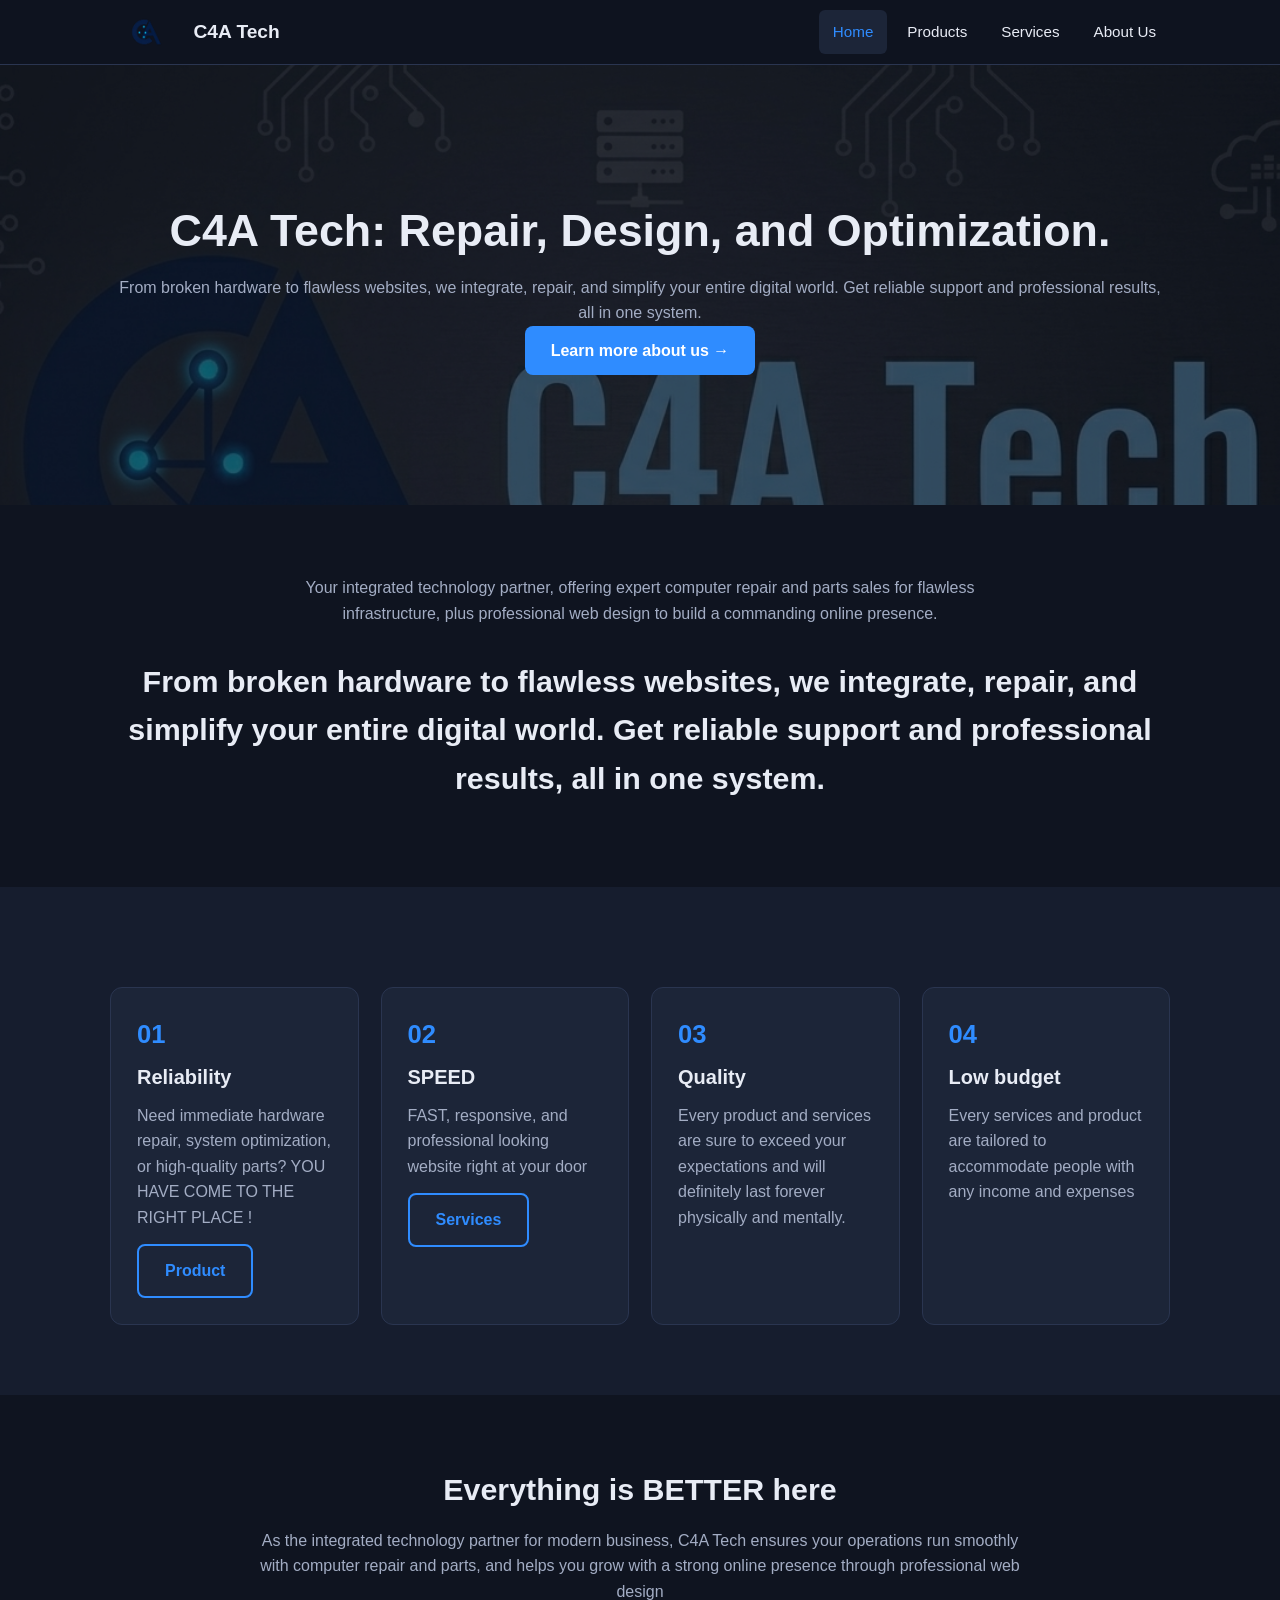
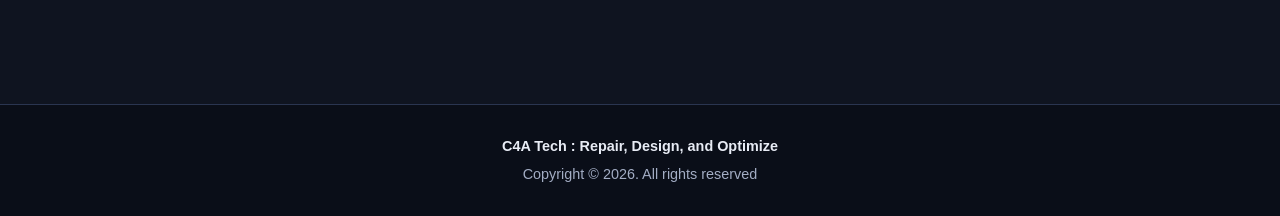
<file: index.html>
<!DOCTYPE html>
<html lang="en">
<head>
  <meta charset="UTF-8">
  <meta name="viewport" content="width=device-width, initial-scale=1">
  <title>C4A Tech</title>
  <meta name="description" content="Your integrated technology partner, offering expert computer repair and parts sales for flawless infrastructure, plus professional web design to build a commanding online presence.">
  <link rel="stylesheet" href="styles.css">
  <link rel="icon" type="image/png" href="images/logo.png">
</head>
<body>

  <!-- ================= HEADER ================= -->
  <header class="site-header">
    <div class="container header-inner">
      <a class="brand" href="index.html">
        <!-- IMAGE: C4A Tech logo (small, next to the site name) -->
        <img src="images/logo.png" alt="C4A Tech logo">
        <span>C4A Tech</span>
      </a>
      <nav>
        <ul class="nav-list">
          <li><a class="active" href="index.html">Home</a></li>
          <li><a href="products.html">Products</a></li>
          <li><a href="services.html">Services</a></li>
          <li class="has-dropdown">
            <a href="about-us.html">About Us</a>
            <ul class="dropdown">
              <li><a href="about-us.html">About Us</a></li>
              <li><a href="contacts.html">Contacts</a></li>
            </ul>
          </li>
        </ul>
      </nav>
    </div>
  </header>

  <main>
    <!-- ================= HERO ================= -->
    <!-- IMAGE: hero/banner background image (set it in styles.css under .hero) -->
    <section class="page-title parallax bg-home-hero">
      <div class="container">
        <h1>C4A Tech: Repair, Design, and Optimization.</h1>
        <p>From broken hardware to flawless websites, we integrate, repair, and simplify your entire digital world. Get reliable support and professional results, all in one system.</p>
        <a class="btn" href="about-us.html">Learn more about us &rarr;</a>
      </div>
    </section>

    <!-- ================= INTRO ================= -->
    <section class="section center">
      <div class="container">
        <p class="lead">Your integrated technology partner, offering expert computer repair and parts sales for flawless infrastructure, plus professional web design to build a commanding online presence.</p>
        <h2>From broken hardware to flawless websites, we integrate, repair, and simplify your entire digital world. Get reliable support and professional results, all in one system.</h2>
      </div>
    </section>

    <!-- ================= FEATURE CARDS ================= -->
    <section class="section alt">
      <div class="container">
        <div class="card-grid">

          <div class="card">
            <span class="num">01</span>
            <h3>Reliability</h3>
            <p>Need immediate hardware repair, system optimization, or high-quality parts? YOU HAVE COME TO THE RIGHT PLACE !</p>
            <a class="btn btn-outline" href="products.html">Product</a>
          </div>

          <div class="card">
            <span class="num">02</span>
            <h3>SPEED</h3>
            <p>FAST, responsive, and professional looking website right at your door</p>
            <a class="btn btn-outline" href="services.html">Services</a>
          </div>

          <div class="card">
            <span class="num">03</span>
            <h3>Quality</h3>
            <p>Every product and services are sure to exceed your expectations and will definitely last forever physically and mentally.</p>
          </div>

          <div class="card">
            <span class="num">04</span>
            <h3>Low budget</h3>
            <p>Every services and product are tailored to accommodate people with any income and expenses</p>
          </div>

        </div>
      </div>
    </section>

    <!-- ================= CLOSING STATEMENT ================= -->
    <section class="section center">
      <div class="container">
        <h2>Everything is BETTER here</h2>
        <p class="lead">As the integrated technology partner for modern business, C4A Tech ensures your operations run smoothly with computer repair and parts, and helps you grow with a strong online presence through professional web design</p>
      </div>
    </section>
  </main>

  <!-- ================= FOOTER ================= -->
  <footer class="site-footer">
    <div class="container">
      <strong>C4A Tech : Repair, Design, and Optimize</strong>
      Copyright &copy; 2026. All rights reserved
    </div>
  </footer>

</body>
</html>
</file>
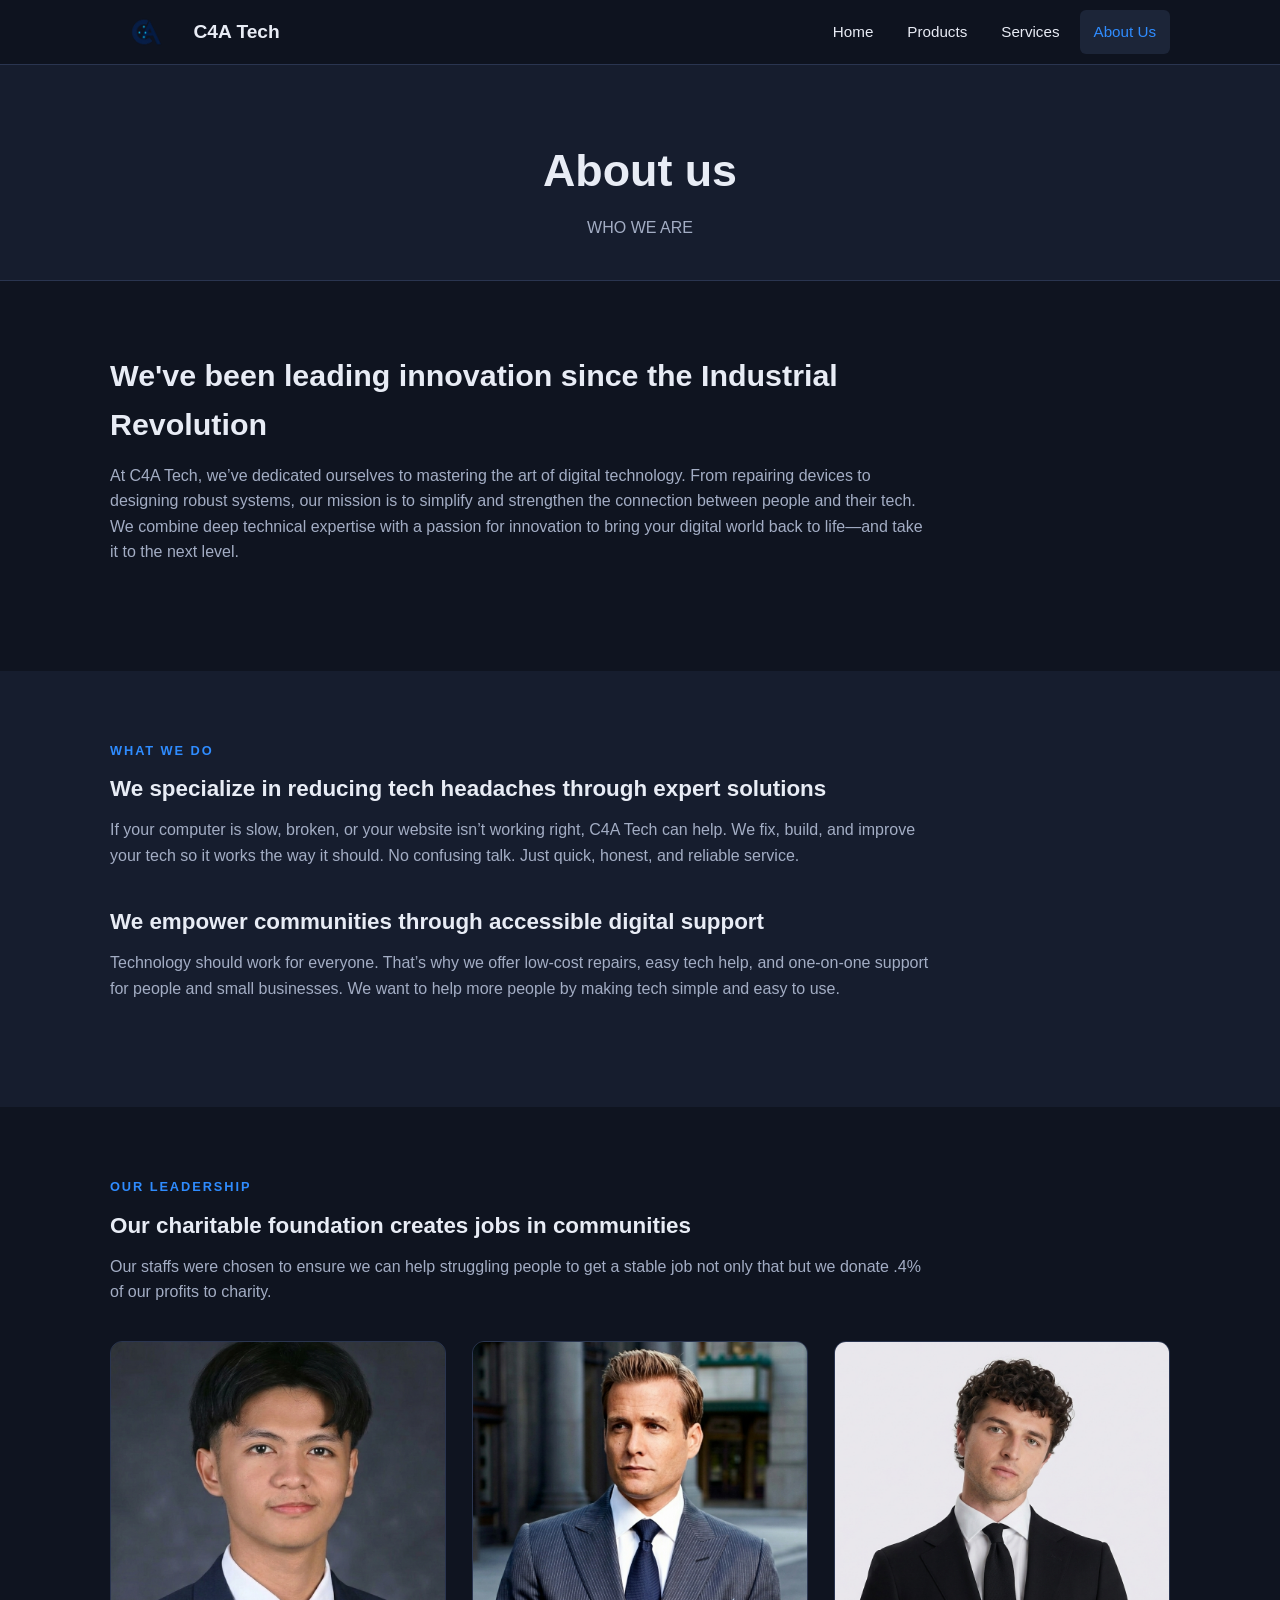
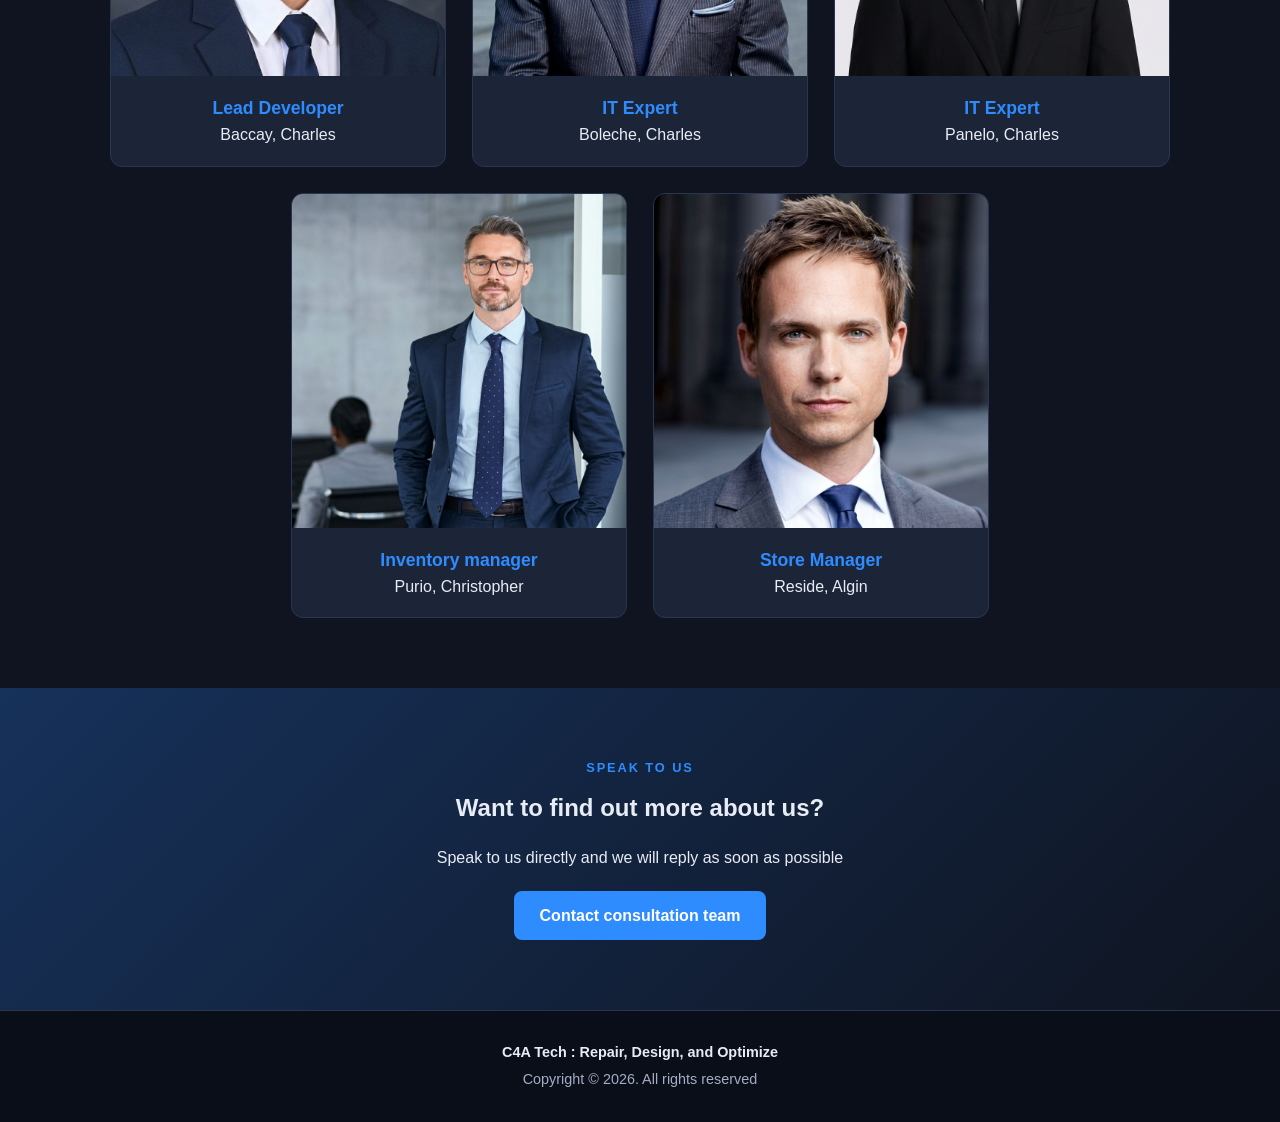
<file: about-us.html>
<!DOCTYPE html>
<html lang="en">
<head>
  <meta charset="UTF-8">
  <meta name="viewport" content="width=device-width, initial-scale=1">
  <title>C4A Tech - About Us</title>
  <meta name="description" content="WHO WE ARE">
  <link rel="icon" type="image/png" href="images/logo.png">
  <link rel="stylesheet" href="styles.css">
</head>
<body>

  <!-- ================= HEADER ================= -->
  <header class="site-header">
    <div class="container header-inner">
      <a class="brand" href="index.html">
        <!-- IMAGE: C4A Tech logo (small, next to the site name) -->
        <img src="images/logo.png" alt="C4A Tech logo">
        <span>C4A Tech</span>
      </a>
      <nav>
        <ul class="nav-list">
          <li><a href="index.html">Home</a></li>
          <li><a href="products.html">Products</a></li>
          <li><a href="services.html">Services</a></li>
          <li class="has-dropdown">
            <a class="active" href="about-us.html">About Us</a>
            <ul class="dropdown">
              <li><a href="about-us.html">About Us</a></li>
              <li><a href="contacts.html">Contacts</a></li>
            </ul>
          </li>
        </ul>
      </nav>
    </div>
  </header>

  <main>
    <!-- ================= PAGE TITLE ================= -->
    <section class="page-title">
      <div class="container">
        <h1>About us</h1>
        <p>WHO WE ARE</p>
      </div>
    </section>

    <!-- ================= WHO WE ARE ================= -->
    <section class="section">
      <div class="container">
        <div class="about-block">
          <h2>We've been leading innovation since the Industrial Revolution</h2>
          <p>At C4A Tech, we’ve dedicated ourselves to mastering the art of digital technology. From repairing devices to designing robust systems, our mission is to simplify and strengthen the connection between people and their tech. We combine deep technical expertise with a passion for innovation to bring your digital world back to life—and take it to the next level.</p>
        </div>
      </div>
    </section>

    <!-- ================= WHAT WE DO ================= -->
    <section class="section alt">
      <div class="container">
        <span class="eyebrow">WHAT WE DO</span>

        <div class="about-block">
          <h3>We specialize in reducing tech headaches through expert solutions</h3>
          <p>If your computer is slow, broken, or your website isn’t working right, C4A Tech can help. We fix, build, and improve your tech so it works the way it should. No confusing talk. Just quick, honest, and reliable service.</p>
        </div>

        <div class="about-block">
          <h3>We empower communities through accessible digital support</h3>
          <p>Technology should work for everyone. That’s why we offer low-cost repairs, easy tech help, and one-on-one support for people and small businesses. We want to help more people by making tech simple and easy to use.</p>
        </div>
      </div>
    </section>

    <!-- ================= LEADERSHIP ================= -->
    <section class="section">
      <div class="container">
        <span class="eyebrow">OUR LEADERSHIP</span>

        <div class="about-block">
          <h3>Our charitable foundation creates jobs in communities</h3>
          <p>Our staffs were chosen to ensure we can help struggling people to get a stable job not only that but we donate .4% of our profits to charity.</p>
        </div>

        <div class="team-grid">

          <div class="team-card">
            <!-- IMAGE: Lead Developer photo (Baccay, Charles) -->
            <img src="images/andrew.jpg" alt="Charles Baccay, Lead Developer"> 
            <div class="info">
              <h3>Lead Developer</h3>
              <p>Baccay, Charles</p>
            </div>
          </div>

          <div class="team-card">
            <!-- IMAGE: IT Expert photo (Boleche, Charles) -->
            <img src="images/luiz.jpg" alt="Charles Boletche, IT Expert">
            <div class="info">
              <h3>IT Expert</h3>
              <p>Boleche, Charles</p>
            </div>
          </div>

          <div class="team-card">
            <!-- IMAGE: IT Expert photo (Panelo, Charles) -->
            <img src="images/algin.jpg" alt="Charles Panelo, IT Expert">
            <div class="info">
              <h3>IT Expert</h3>
              <p>Panelo, Charles</p>
            </div>
          </div>

          <!-- NEW CARD 4: change the title and name -->
          <div class="team-card">
            <!-- IMAGE: photo of person 4 -->
            <img src="images/christopher.jpg" alt="Christopher Purio, Inventory Manager">
            <div class="info">
              <h3>Inventory manager</h3>
              <p>Purio, Christopher</p>
            </div>
          </div>

          <!-- NEW CARD 5: change the title and name -->
          <div class="team-card">
            <!-- IMAGE: photo of person 5 -->
            <img src="images/panelo.jpg" alt="Algin Reside, Store Manager">
            <div class="info">
              <h3>Store Manager</h3>
              <p>Reside, Algin</p>
            </div>
          </div>

        </div>
      </div>
    </section>

    <!-- ================= CTA ================= -->
    <section class="cta">
      <div class="container">
        <span class="eyebrow">SPEAK TO US</span>
        <h2>Want to find out more about us?</h2>
        <p class="lead" style="margin:0 auto 20px;">Speak to us directly and we will reply as soon as possible</p>
        <a class="btn" href="contacts.html">Contact consultation team</a>
      </div>
    </section>
  </main>

  <!-- ================= FOOTER ================= -->
  <footer class="site-footer">
    <div class="container">
      <strong>C4A Tech : Repair, Design, and Optimize</strong>
      Copyright &copy; 2026. All rights reserved
    </div>
  </footer>

</body>
</html>
</file>
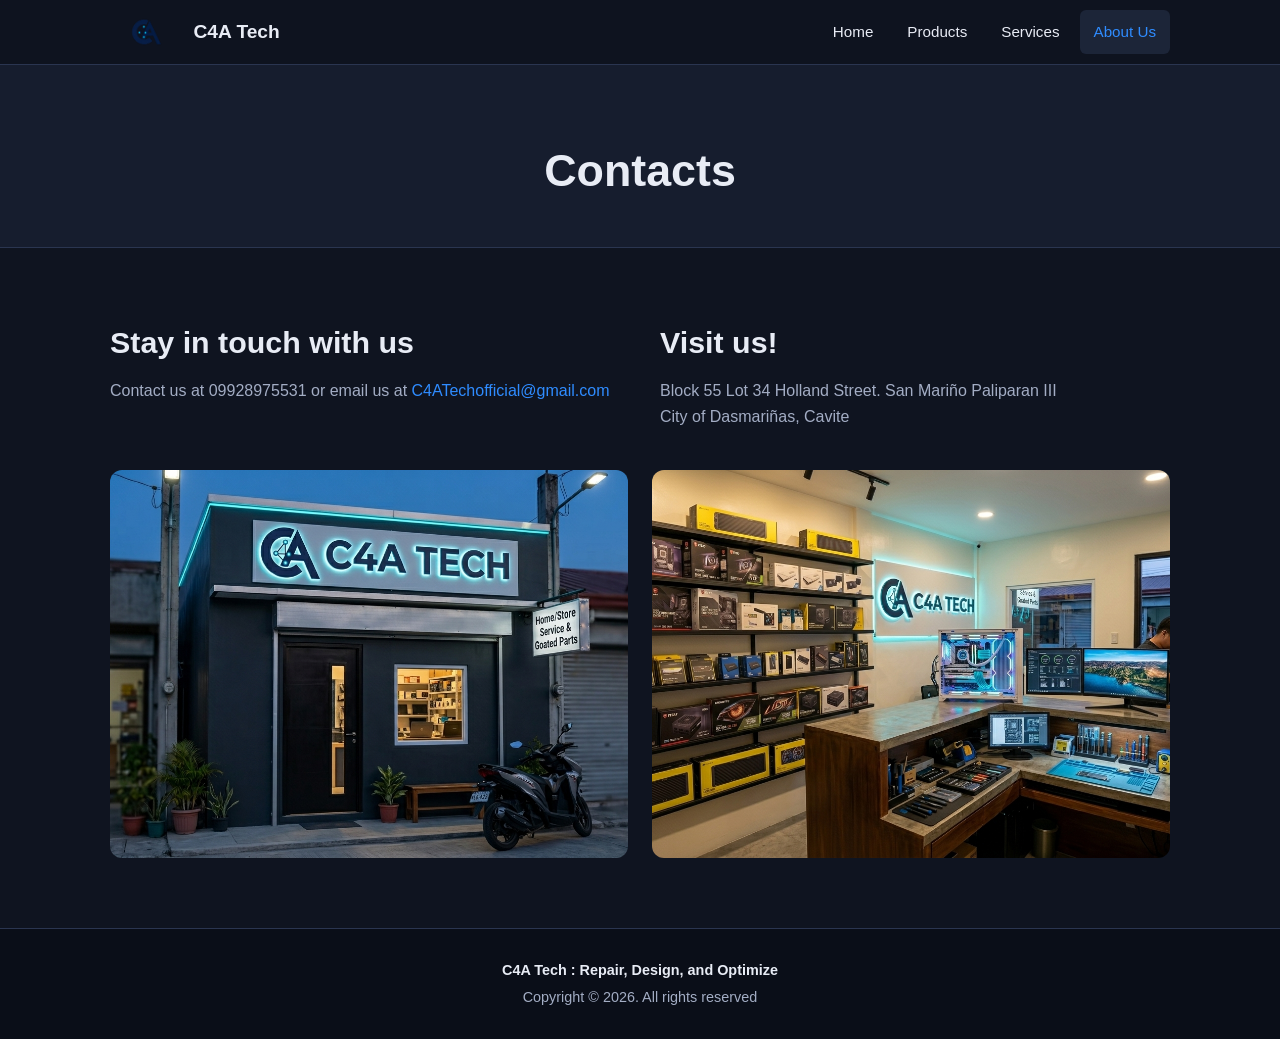
<file: contacts.html>
<!DOCTYPE html>
<html lang="en">
<head>
  <meta charset="UTF-8">
  <meta name="viewport" content="width=device-width, initial-scale=1">
  <title>C4A Tech - Contacts</title>
  <meta name="description" content="Stay in touch with us">
  <link rel="icon" type="image/png" href="images/logo.png">
  <link rel="stylesheet" href="styles.css">
</head>
<body>

  <!-- ================= HEADER ================= -->
  <header class="site-header">
    <div class="container header-inner">
      <a class="brand" href="index.html">
        <!-- IMAGE: C4A Tech logo (small, next to the site name) -->
        <img src="images/logo.png" alt="C4A Tech logo">
        <span>C4A Tech</span>
      </a>
      <nav>
        <ul class="nav-list">
          <li><a href="index.html">Home</a></li>
          <li><a href="products.html">Products</a></li>
          <li><a href="services.html">Services</a></li>
          <li class="has-dropdown">
            <a class="active" href="about-us.html">About Us</a>
            <ul class="dropdown">
              <li><a href="about-us.html">About Us</a></li>
              <li><a class="active" href="contacts.html">Contacts</a></li>
            </ul>
          </li>
        </ul>
      </nav>
    </div>
  </header>

  <main>
    <!-- ================= PAGE TITLE ================= -->
    <section class="page-title">
      <div class="container">
        <h1>Contacts</h1>
      </div>
    </section>

    <!-- ================= CONTACT DETAILS ================= -->
    <section class="section">
      <div class="container">
        <div class="contact-grid">

          <div>
            <h2>Stay in touch with us</h2>
            <p>Contact us at 09928975531 or email us at <a href="mailto:C4ATechofficial@gmail.com">C4ATechofficial@gmail.com</a></p>
          </div>

          <div>
            <h2>Visit us!</h2>
            <p>Block 55 Lot 34 Holland Street. San Mariño Paliparan III<br>City of Dasmariñas, Cavite</p>
          </div>

        </div>

        <!-- Two images below the address -->
        <div class="photo-row">
          <!-- IMAGE 1: store / location photo (left) -->
          <img src="images/exterior.jpg" alt="C4A Tech location">

          <!-- IMAGE 2: store / location photo or map screenshot (right) -->
          <img src="images/interior.jpg" alt="C4A Tech location">
        </div>
      </div>
    </section>
  </main>

  <!-- ================= FOOTER ================= -->
  <footer class="site-footer">
    <div class="container">
      <strong>C4A Tech : Repair, Design, and Optimize</strong>
      Copyright &copy; 2026. All rights reserved
    </div>
  </footer>

</body>
</html>
</file>
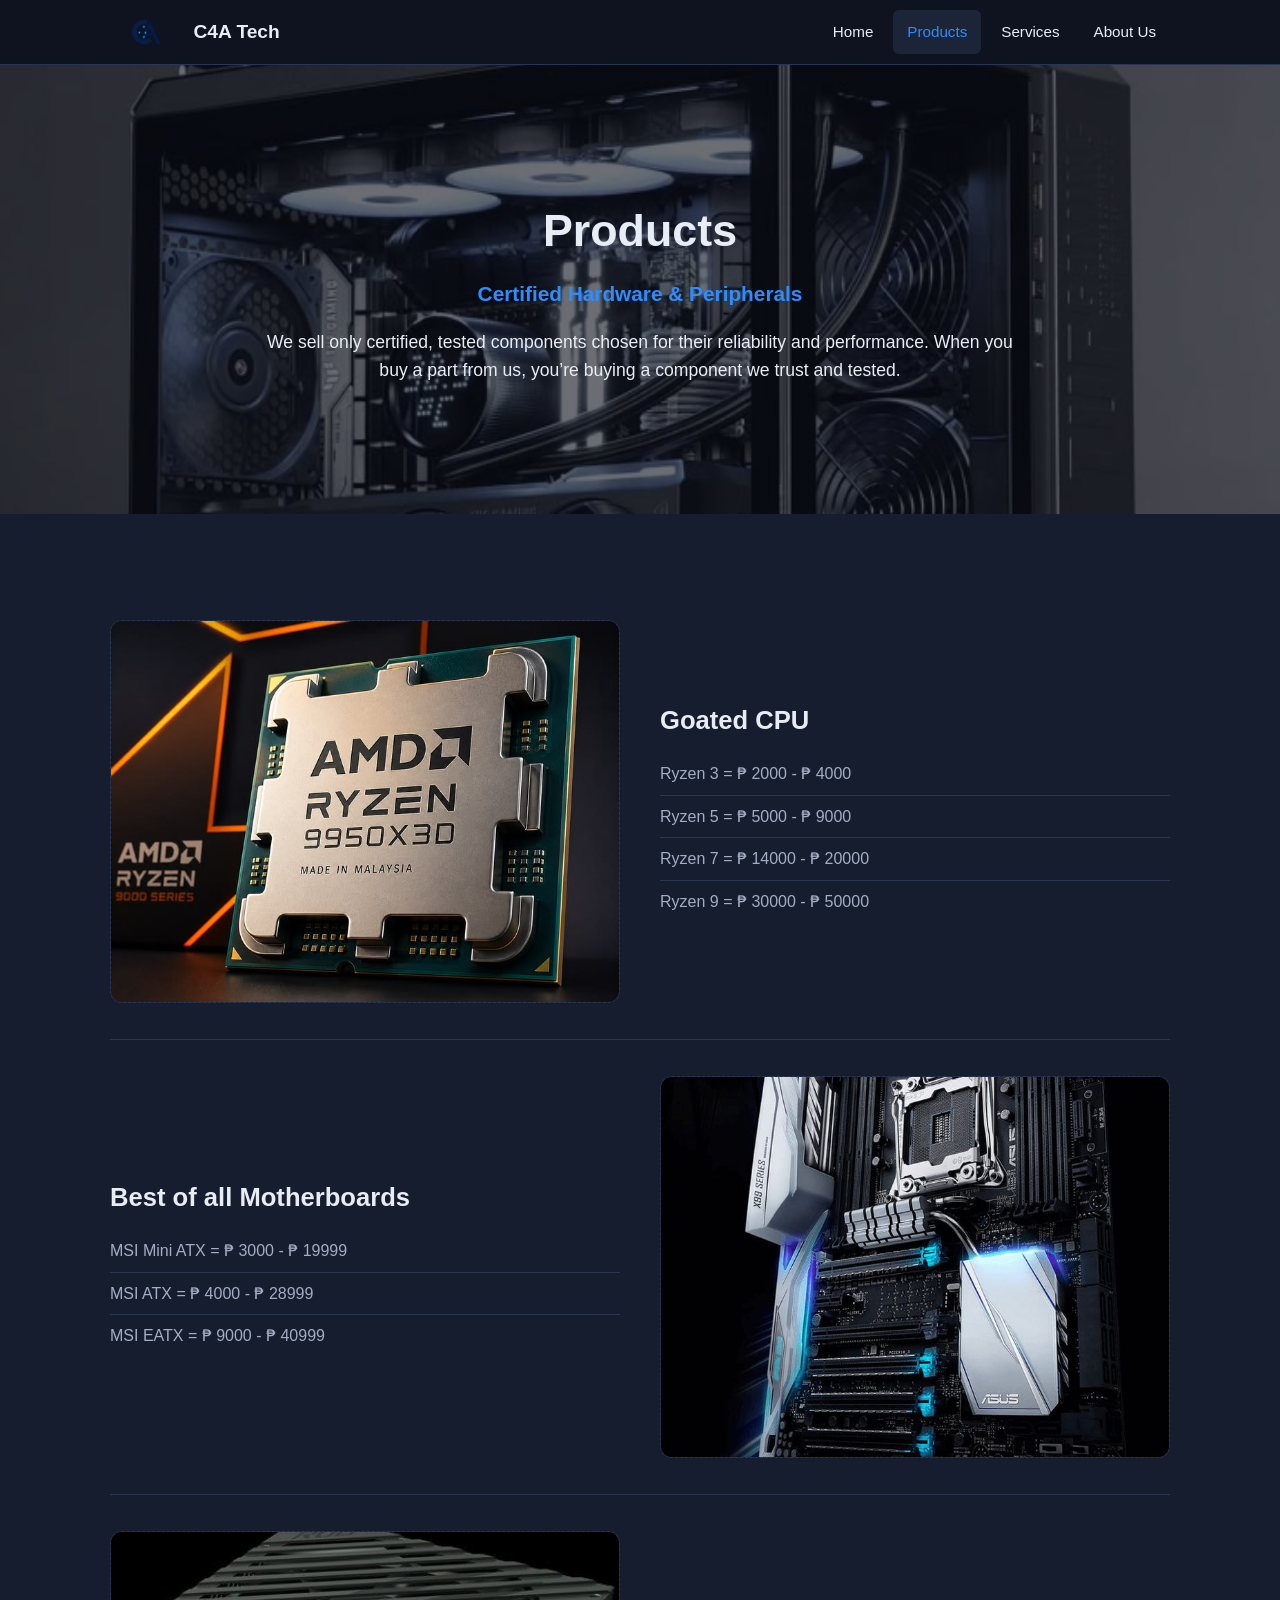
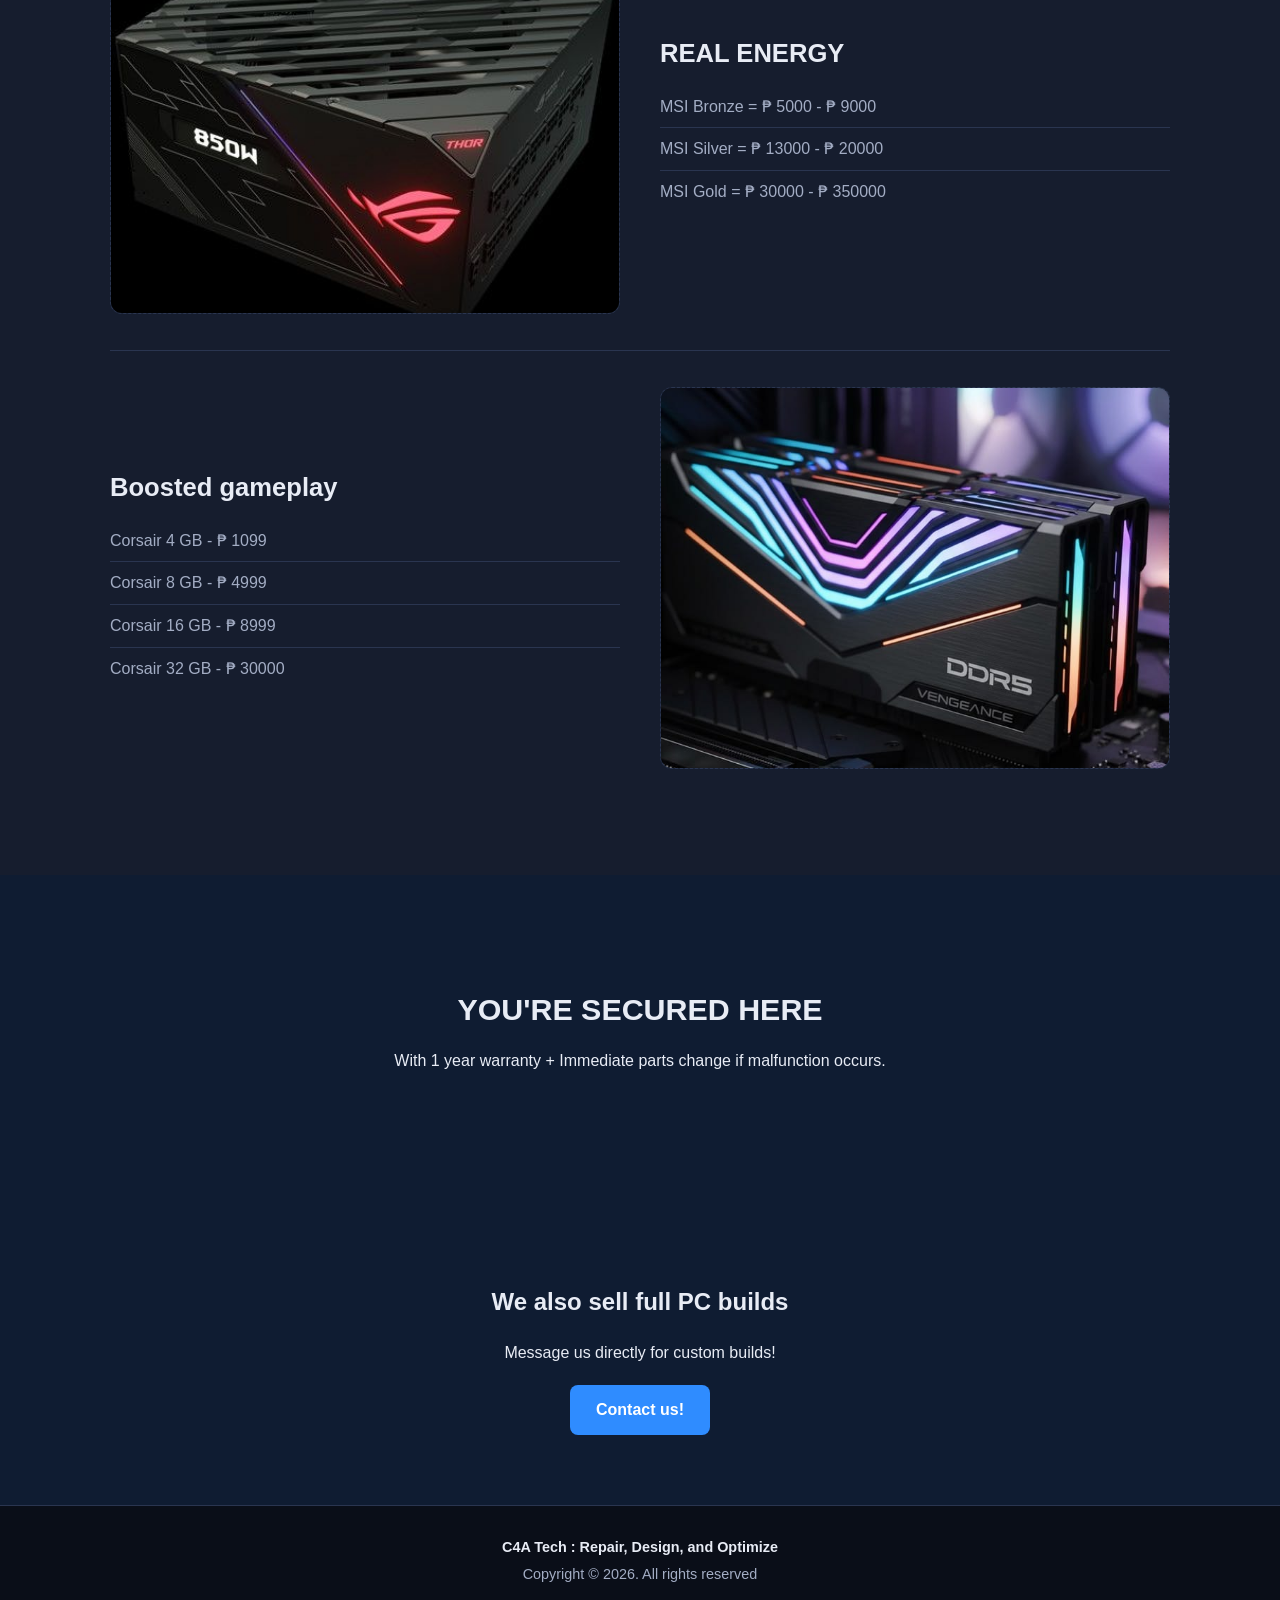
<file: products.html>
<!DOCTYPE html>
<html lang="en">
<head>
  <meta charset="UTF-8">
  <meta name="viewport" content="width=device-width, initial-scale=1">
  <title>C4A Tech - Products</title>
  <meta name="description" content="Products">
  <link rel="icon" type="image/png" href="images/logo.png">
  <link rel="stylesheet" href="styles.css">
</head>
<body>

  <!-- ================= HEADER ================= -->
  <header class="site-header">
    <div class="container header-inner">
      <a class="brand" href="index.html">
        <!-- IMAGE: C4A Tech logo (small, next to the site name) -->
        <img src="images/logo.png" alt="C4A Tech logo">
        <span>C4A Tech</span>
      </a>
      <nav>
        <ul class="nav-list">
          <li><a href="index.html">Home</a></li>
          <li><a class="active" href="products.html">Products</a></li>
          <li><a href="services.html">Services</a></li>
          <li class="has-dropdown">
            <a href="about-us.html">About Us</a>
            <ul class="dropdown">
              <li><a href="about-us.html">About Us</a></li>
              <li><a href="contacts.html">Contacts</a></li>
            </ul>
          </li>
        </ul>
      </nav>
    </div>
  </header>

  <main>
    <!-- ================= TOP BANNER (title + intro text together) ================= -->
    <!-- BACKGROUND PHOTO: set it in styles.css -> .bg-products-hero (images/products-hero.jpg) -->
    <section class="page-title parallax bg-products-hero">
      <div class="container">
        <h1>Products</h1>
        <h2 class="hero-sub">Certified Hardware &amp; Peripherals</h2>
        <p class="hero-text">We sell only certified, tested components chosen for their reliability and performance. When you buy a part from us, you’re buying a component we trust and tested.</p>
      </div>
    </section>

    <!-- ================= PRODUCT LIST ================= -->
    <section class="section alt">
      <div class="container">

        <!-- Product 1: CPU -->
        <div class="product-row">
          <div class="product-img">
            <!-- IMAGE: AMD Ryzen CPU photo -->
            <img src="images/cpu.jpg" alt="Ryzen CPU">
            
          </div>
          <div class="product-info">
            <h3>Goated CPU</h3>
            <ul class="price-list">
              <li>Ryzen 3 = ₱ 2000 - ₱ 4000</li>
              <li>Ryzen 5 = ₱ 5000 - ₱ 9000</li>
              <li>Ryzen 7 = ₱ 14000 - ₱ 20000</li>
              <li>Ryzen 9 = ₱ 30000 - ₱ 50000</li>
            </ul>
          </div>
        </div>

        <!-- Product 2: Motherboard -->
        <div class="product-row reverse">
          <div class="product-img">
            <!-- IMAGE: MSI motherboard photo -->
            <img src="images/motherboard.jpg" alt="MSI motherboard">
          </div>
          <div class="product-info">
            <h3>Best of all Motherboards</h3>
            <ul class="price-list">
              <li>MSI Mini ATX = ₱ 3000 - ₱ 19999</li>
              <li>MSI ATX = ₱ 4000 - ₱ 28999</li>
              <li>MSI EATX = ₱ 9000 - ₱ 40999</li>
            </ul>
          </div>
        </div>

        <!-- Product 3: Power supply -->
        <div class="product-row">
          <div class="product-img">
            <!-- IMAGE: MSI power supply (PSU) photo -->
            <img src="images/PSU.jpg" alt="MSI power supply">
            
          </div>
          <div class="product-info">
            <h3>REAL ENERGY</h3>
            <ul class="price-list">
              <li>MSI Bronze = ₱ 5000 - ₱ 9000</li>
              <li>MSI Silver = ₱ 13000 - ₱ 20000</li>
              <li>MSI Gold = ₱ 30000 - ₱ 350000</li>
            </ul>
          </div>
        </div>

        <!-- Product 4: RAM -->
        <div class="product-row reverse">
          <div class="product-img">
            <!-- IMAGE: Corsair RAM photo -->
            <img src="images/ram.jpg" alt="Corsair RAM">
            
          </div>
          <div class="product-info">
            <h3>Boosted gameplay</h3>
            <ul class="price-list">
              <li>Corsair 4 GB - ₱ 1099</li>
              <li>Corsair 8 GB - ₱ 4999</li>
              <li>Corsair 16 GB - ₱ 8999</li>
              <li>Corsair 32 GB - ₱ 30000</li>
            </ul>
          </div>
        </div>

      </div>
    </section>

    <!-- ================= WARRANTY ================= -->
    <!-- BACKGROUND PHOTO: set it in styles.css -> .bg-products-secure (images/products-secure.jpg) -->
    <section class="section warranty parallax bg-products-secure">
      <div class="container">
        <h2>YOU'RE SECURED HERE</h2>
        <p class="lead" style="margin-left:auto;margin-right:auto;">With 1 year warranty + Immediate parts change if malfunction occurs.</p>
      </div>
    </section>

    <!-- ================= FULL PC BUILDS ================= -->
    <!-- BACKGROUND PHOTO: set it in styles.css -> .bg-products-cta (images/products-cta.jpg) -->
    <section class="cta parallax bg-products-cta">
      <div class="container">
        <h2>We also sell full PC builds</h2>
        <p class="lead" style="margin:0 auto 20px;">Message us directly for custom builds!</p>
        <a class="btn" href="contacts.html">Contact us!</a>
      </div>
    </section>
  </main>

  <!-- ================= FOOTER ================= -->
  <footer class="site-footer">
    <div class="container">
      <strong>C4A Tech : Repair, Design, and Optimize</strong>
      Copyright &copy; 2026. All rights reserved
    </div>
  </footer>

</body>
</html>
</file>
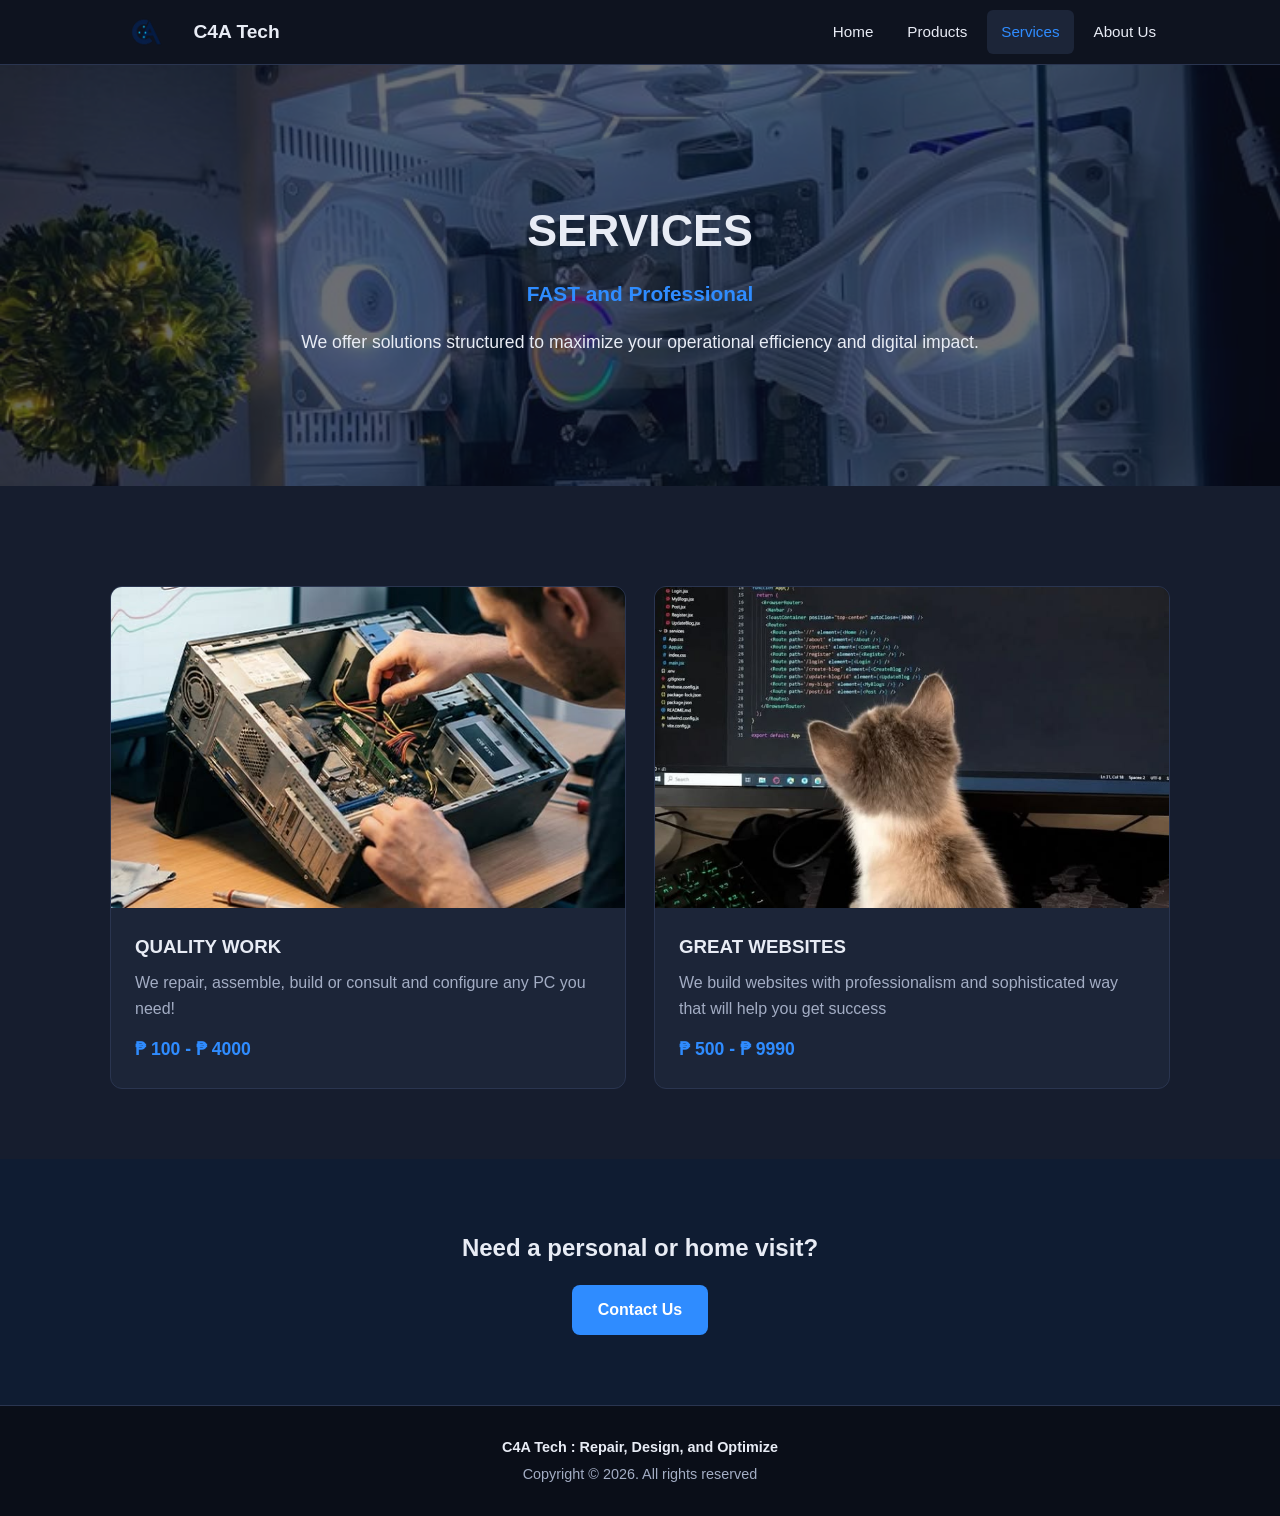
<file: services.html>
<!DOCTYPE html>
<html lang="en">
<head>
  <meta charset="UTF-8">
  <meta name="viewport" content="width=device-width, initial-scale=1">
  <title>C4A Tech - Services</title>
  <meta name="description" content="QUALITY WORK">
  <link rel="icon" type="image/png" href="images/logo.png">
  <link rel="stylesheet" href="styles.css">
</head>
<body>

  <!-- ================= HEADER ================= -->
  <header class="site-header">
    <div class="container header-inner">
      <a class="brand" href="index.html">
        <!-- IMAGE: C4A Tech logo (small, next to the site name) -->
        <img src="images/logo.png" alt="C4A Tech logo">
        <span>C4A Tech</span>
      </a>
      <nav>
        <ul class="nav-list">
          <li><a href="index.html">Home</a></li>
          <li><a href="products.html">Products</a></li>
          <li><a class="active" href="services.html">Services</a></li>
          <li class="has-dropdown">
            <a href="about-us.html">About Us</a>
            <ul class="dropdown">
              <li><a href="about-us.html">About Us</a></li>
              <li><a href="contacts.html">Contacts</a></li>
            </ul>
          </li>
        </ul>
      </nav>
    </div>
  </header>

  <main>
    <!-- ================= TOP BANNER (title + intro text together) ================= -->
    <!-- BACKGROUND PHOTO: set it in styles.css -> .bg-services-hero (images/services-hero.jpg) -->
    <section class="page-title parallax bg-services-hero">
      <div class="container">
        <h1>SERVICES</h1>
        <h2 class="hero-sub">FAST and Professional</h2>
        <p class="hero-text">We offer solutions structured to maximize your operational efficiency and digital impact.</p>
      </div>
    </section>

    <!-- ================= SERVICE CARDS ================= -->
    <section class="section alt">
      <div class="container">
        <div class="service-grid">

          <div class="service-card">
            <!-- IMAGE: PC repair / assembly photo (top of the "QUALITY WORK" card) -->
            <img src="images/services 1.jpg" alt="PC repair and assembly">
            <div class="body">
              <h3>QUALITY WORK</h3>
              <p>We repair, assemble, build or consult and configure any PC you need!</p>
              <span class="price-tag">₱ 100 - ₱ 4000</span>
            </div>
          </div>

          <div class="service-card">
            <!-- IMAGE: website design photo (top of the "GREAT WEBSITES" card) -->
            <img src="images/services 2.jpg" alt="Website design">
            <div class="body">
              <h3>GREAT WEBSITES</h3>
              <p>We build websites with professionalism and sophisticated way that will help you get success</p>
              <span class="price-tag">₱ 500 - ₱ 9990</span>
            </div>
          </div>

        </div>
      </div>
    </section>

    <!-- ================= CTA ================= -->
    <!-- BACKGROUND PHOTO: set it in styles.css -> .bg-services-cta (images/services-cta.jpg) -->
    <section class="cta parallax bg-services-cta">
      <div class="container">
        <h2>Need a personal or home visit?</h2>
        <a class="btn" href="contacts.html">Contact Us</a>
      </div>
    </section>
  </main>

  <!-- ================= FOOTER ================= -->
  <footer class="site-footer">
    <div class="container">
      <strong>C4A Tech : Repair, Design, and Optimize</strong>
      Copyright &copy; 2026. All rights reserved
    </div>
  </footer>

</body>
</html>
</file>
<file: styles.css>
/* ==========================================================
   C4A Tech - shared stylesheet (used by every page)
   ========================================================== */

:root {
  --bg: #0f1420;
  --bg-alt: #161d2e;
  --card: #1c2538;
  --text: #e8ecf5;
  --muted: #a3adc4;
  --accent: #2f8cff;
  --accent-dark: #1b6fd6;
  --border: #2a3550;
  --max-width: 1100px;
}

* {
  box-sizing: border-box;
  margin: 0;
  padding: 0;
}

html {
  scroll-behavior: smooth;
}

body {
  font-family: "Segoe UI", Roboto, Helvetica, Arial, sans-serif;
  background: var(--bg);
  color: var(--text);
  line-height: 1.6;
}

img {
  max-width: 100%;
  display: block;
}

a {
  color: var(--accent);
  text-decoration: none;
}

a:hover {
  text-decoration: underline;
}

.container {
  width: 100%;
  max-width: var(--max-width);
  margin: 0 auto;
  padding: 0 20px;
}

/* ---------- Header / navigation ---------- */

.site-header {
  position: sticky;
  top: 0;
  z-index: 100;
  background: rgba(15, 20, 32, 0.95);
  border-bottom: 1px solid var(--border);
  backdrop-filter: blur(6px);
}

.header-inner {
  display: flex;
  align-items: center;
  justify-content: space-between;
  min-height: 64px;
}

.brand {
  display: flex;
  align-items: center;
  gap: 10px;
  color: var(--text);
  font-weight: 700;
  font-size: 1.2rem;
}

.brand:hover {
  text-decoration: none;
}

.brand img {
  height: 40px;
  width: auto;
}

.nav-list {
  display: flex;
  list-style: none;
  gap: 6px;
}

.nav-list > li {
  position: relative;
}

.nav-list a {
  display: block;
  padding: 10px 14px;
  color: var(--text);
  border-radius: 6px;
  font-size: 0.95rem;
}

.nav-list a:hover,
.nav-list a.active {
  background: var(--card);
  color: var(--accent);
  text-decoration: none;
}

/* dropdown under "About Us" */
.dropdown {
  display: none;
  position: absolute;
  top: 100%;
  left: 0;
  min-width: 160px;
  list-style: none;
  background: var(--card);
  border: 1px solid var(--border);
  border-radius: 8px;
  padding: 6px;
}

.has-dropdown:hover .dropdown,
.has-dropdown:focus-within .dropdown {
  display: block;
}

/* ---------- Buttons ---------- */

.btn {
  display: inline-block;
  padding: 12px 26px;
  background: var(--accent);
  color: #fff;
  font-weight: 600;
  border-radius: 8px;
  border: none;
  cursor: pointer;
  transition: background 0.2s ease;
}

.btn:hover {
  background: var(--accent-dark);
  text-decoration: none;
}

.btn-outline {
  background: transparent;
  border: 2px solid var(--accent);
  color: var(--accent);
}

.btn-outline:hover {
  background: var(--accent);
  color: #fff;
}

/* ---------- Hero ---------- */

.hero {
  position: relative;
  padding: 110px 0;
  text-align: center;
  background: linear-gradient(135deg, #0f1420 0%, #16315a 100%);
     background-image: url("images/logotext.jpg");
     background-size: cover;
     background-position: center; */
}

.hero h1 {
  font-size: clamp(2rem, 5vw, 3.2rem);
  line-height: 1.2;
  margin-bottom: 18px;
}

.hero p {
  max-width: 680px;
  margin: 0 auto 28px;
  color: var(--muted);
  font-size: 1.1rem;
}

.page-title {
  padding: 70px 0 40px;
  text-align: center;
  background: var(--bg-alt);
  border-bottom: 1px solid var(--border);
}

.page-title h1 {
  font-size: clamp(2rem, 4vw, 2.8rem);
}

.page-title p {
  color: var(--muted);
  margin-top: 8px;
}

/* ---------- Sections ---------- */

.section {
  padding: 70px 0;
}

.section.alt {
  background: var(--bg-alt);
}

.section h2 {
  font-size: 1.9rem;
  margin-bottom: 14px;
}

.section .lead {
  color: var(--muted);
  max-width: 760px;
  margin-bottom: 30px;
}

.center {
  text-align: center;
}

.center .lead {
  margin-left: auto;
  margin-right: auto;
}

.eyebrow {
  display: block;
  color: var(--accent);
  font-size: 0.8rem;
  font-weight: 700;
  letter-spacing: 0.15em;
  text-transform: uppercase;
  margin-bottom: 10px;
}

/* ---------- Feature cards (home) ---------- */

.card-grid {
  display: grid;
  grid-template-columns: repeat(auto-fit, minmax(240px, 1fr));
  gap: 22px;
  margin-top: 30px;
}

.card {
  background: var(--card);
  border: 1px solid var(--border);
  border-radius: 12px;
  padding: 26px;
}

.card .num {
  color: var(--accent);
  font-weight: 800;
  font-size: 1.6rem;
}

.card h3 {
  margin: 6px 0 10px;
  font-size: 1.25rem;
}

.card p {
  color: var(--muted);
  margin-bottom: 14px;
}

/* ---------- Products ---------- */

.product-row {
  display: grid;
  grid-template-columns: 1fr 1fr;
  gap: 40px;
  align-items: center;
  padding: 36px 0;
  border-bottom: 1px solid var(--border);
}

.product-row:last-child {
  border-bottom: none;
}

.product-row.reverse .product-img {
  order: 2;
}

.product-img img,
.img-placeholder {
  width: 100%;
  border-radius: 12px;
  aspect-ratio: 4 / 3;
  object-fit: cover;
  background: var(--card);
  border: 1px dashed var(--border);
}

.product-info h3 {
  font-size: 1.6rem;
  margin-bottom: 12px;
}

.price-list {
  list-style: none;
}

.price-list li {
  padding: 8px 0;
  border-bottom: 1px solid var(--border);
  color: var(--muted);
}

.price-list li:last-child {
  border-bottom: none;
}

.warranty {
  text-align: center;
}

.warranty img {
  margin: 28px auto 0;
  border-radius: 12px;
  max-width: 560px;
}

/* ---------- Services ---------- */

.service-grid {
  display: grid;
  grid-template-columns: repeat(auto-fit, minmax(300px, 1fr));
  gap: 28px;
  margin-top: 30px;
}

.service-card {
  background: var(--card);
  border: 1px solid var(--border);
  border-radius: 12px;
  overflow: hidden;
}

.service-card img {
  width: 100%;
  aspect-ratio: 16 / 10;
  object-fit: cover;
}

.service-card .body {
  padding: 24px;
}

.service-card h3 {
  margin-bottom: 8px;
}

.service-card p {
  color: var(--muted);
}

.price-tag {
  display: inline-block;
  margin-top: 14px;
  font-weight: 700;
  color: var(--accent);
  font-size: 1.1rem;
}

/* ---------- About ---------- */

.about-block {
  max-width: 820px;
  margin-bottom: 36px;
}

.about-block h3 {
  font-size: 1.4rem;
  margin-bottom: 10px;
}

.about-block p {
  color: var(--muted);
}

.team-grid {
  display: flex;
  flex-wrap: wrap;
  justify-content: center; /* centers the last row (the 2 cards at the bottom) */
  gap: 26px;
  margin-top: 30px;
}

/* 3 cards per row: (100% - 2 gaps) / 3 */
.team-grid .team-card {
  flex: 0 0 calc((100% - 52px) / 3);
}

@media (max-width: 800px) {
  .team-grid .team-card {
    flex: 0 0 calc((100% - 26px) / 2);
  }
}

@media (max-width: 500px) {
  .team-grid .team-card {
    flex: 0 0 100%;
  }
}

.team-card {
  background: var(--card);
  border: 1px solid var(--border);
  border-radius: 12px;
  overflow: hidden;
  text-align: center;
}

.team-card img {
  width: 100%;
  aspect-ratio: 1 / 1;
  object-fit: cover;
}

.team-card .info {
  padding: 18px;
}

.team-card h3 {
  font-size: 1.1rem;
  color: var(--accent);
}

/* ---------- Contacts ---------- */

.contact-grid {
  display: grid;
  grid-template-columns: 1fr 1fr;
  gap: 40px;
}

.contact-grid h2 {
  margin-bottom: 12px;
}

.contact-grid p {
  color: var(--muted);
}

.photo-row {
  display: grid;
  grid-template-columns: repeat(auto-fit, minmax(280px, 1fr));
  gap: 24px;
  margin-top: 40px;
}

.photo-row img {
  width: 100%;
  border-radius: 12px;
  aspect-ratio: 4 / 3;
  object-fit: cover;
}

/* ---------- CTA band ---------- */

.cta {
  text-align: center;
  padding: 70px 0;
  background: linear-gradient(135deg, #16315a 0%, #0f1420 100%);
}

.cta h2 {
  margin-bottom: 18px;
}

/* ---------- Footer ---------- */

.site-footer {
  background: #0a0e18;
  border-top: 1px solid var(--border);
  padding: 30px 0;
  text-align: center;
  color: var(--muted);
  font-size: 0.9rem;
}

.site-footer strong {
  display: block;
  color: var(--text);
  margin-bottom: 4px;
}

/* ==========================================================
   PARALLAX BACKGROUNDS (photo stays still while page scrolls)
   ========================================================== */

.parallax {
  position: relative;
  background-color: #16315a;          /* shown if the photo is missing */
  background-size: cover;
  background-position: center;
  background-repeat: no-repeat;
  background-attachment: fixed;       /* this line makes the scroll effect */
}

/* dark layer on top of the photo so the text stays readable */
.parallax::before {
  content: "";
  position: absolute;
  inset: 0;
  background: rgba(10, 14, 24, 0.6);
}

.parallax > .container {
  position: relative;                 /* keeps text above the dark layer */
}


.bg-products-hero  { background-image: url("images/Pc.jpg"); }
.bg-products-secure { background-image: url("images/productsecure.jpg"); }
.bg-products-cta   { background-image: url("images/productcta.jpg"); }
.bg-services-hero  { background-image: url("images/services.jpg"); }
.bg-services-cta   { background-image: url("images/servicecta.jpg"); }
.bg-home-hero      { background-image: url("images/logotext.jpg"); }


/* big banner at the top of Products / Services */
.page-title.parallax {
  padding: 130px 0;
  border-bottom: none;
}

.page-title .hero-sub {
  font-size: 1.3rem;
  font-weight: 600;
  color: var(--accent);
  margin-top: 10px;
}

.page-title .hero-text {
  max-width: 760px;
  margin: 18px auto 0;
  color: var(--text);
  font-size: 1.1rem;
}

.warranty.parallax,
.parallax .lead {
  color: var(--text);
}

.warranty.parallax {
  padding: 110px 0;
}


@media (hover: none) {
  .parallax {
    background-attachment: scroll;
  }
}

/* ---------- Responsive ---------- */

@media (max-width: 800px) {
  .header-inner {
    flex-direction: column;
    padding: 10px 0;
  }

  .nav-list {
    flex-wrap: wrap;
    justify-content: center;
  }

  .product-row,
  .contact-grid {
    grid-template-columns: 1fr;
  }

  .product-row.reverse .product-img {
    order: 0;
  }

  .hero {
    padding: 70px 0;
  }
}
</file>
